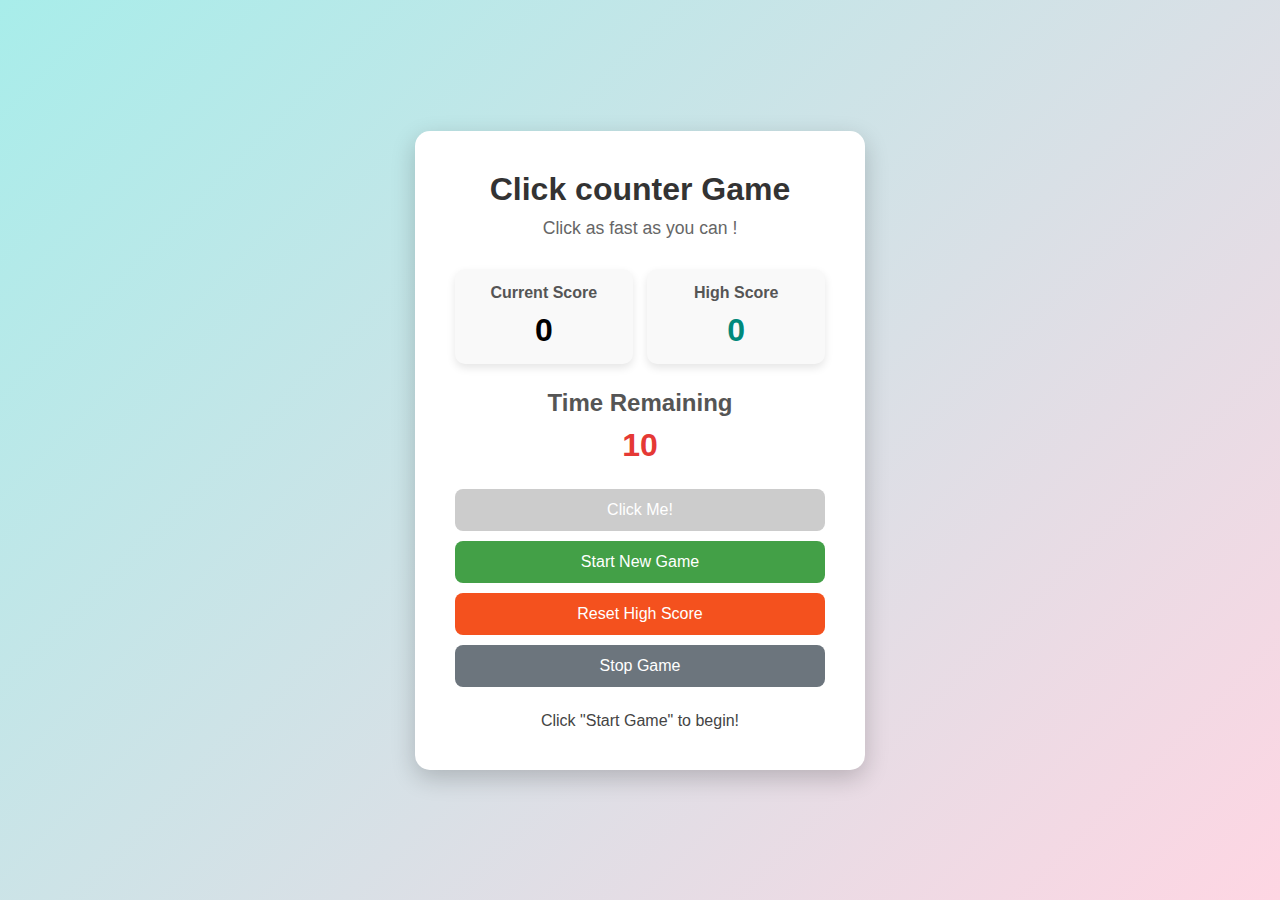
<file: game02/index.html>
<!DOCTYPE html>
<html lang="en">
<head>
    <meta charset="UTF-8">
    <meta name="viewport" content="width=device-width, initial-scale=1.0">
    <title>Document</title>
    <link rel="stylesheet" href="style.css">
</head>
<body>
    <div class="container">
        <h1>Click counter Game</h1>
        <p class="subtitle">Click as fast as you can !</p>
        

        <div class="score-section">
            <div class="score-box">
            <h2>Current Score</h2>
                <div id="currentScore" class="score">0</div>
            </div>
            <div class="score-box">
                <h2>High Score</h2>
                <div id="highScore" class="score">0</div>
            </div>
        </div>

        <!-- timer display -->
        <div class="timer-section">
            <h2>Time Remaining</h2>
            <div id="timer" class="timer">10</div>
        </div>


        <!-- game buttons -->
         <div class="button-section">
            <button id="clickButton" class="click-btn" disabled>
                Click Me!
            </button>
            <button id="startButton" class="start-btn">
                Start Game
            </button>
            <button id="resetButton" class="reset-btn">
                Reset High Score
            </button>
             <button id="stopButton" class="stop-btn">
                 Stop Game
            </button>
             <button id="resumeButton" class="resume-btn">
        Resume Game
    </button>
        </div>
        <!-- Game Status Message -->
        <div id="statusMessage" class="status-message">
            Click "Start Game" to begin!
        </div>
    </div>
    

    <script src="index.js"></script>
</body>
</html>
</file>
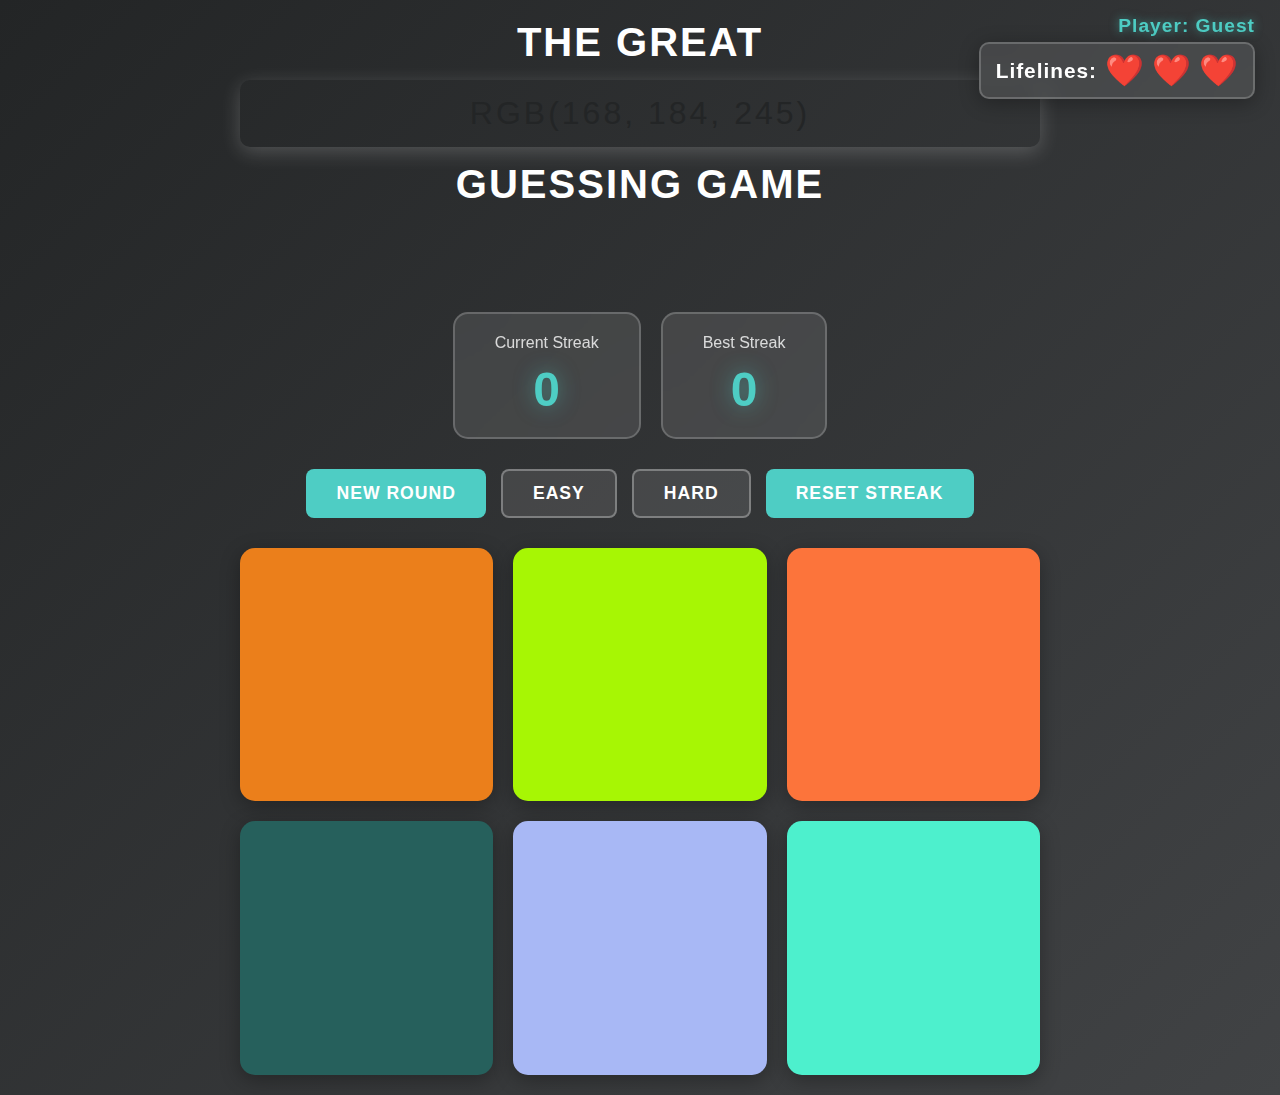
<file: game03/index.html>
<!DOCTYPE html>
<html lang="en">
<head>
    <meta charset="UTF-8">
    <meta name="viewport" content="width=device-width, initial-scale=1.0">
    <title>Color Guessing Game</title>
    <link rel="stylesheet" href="style.css">
</head>
<body>
    <div class="container">
        <header>
            <h1>The Great </h1>
            <h1 id="colorDisplay" class="color-display">RGB Color guessing Game</h1>
            <h1>Guessing Game</h1>
        </header>

        <div id="message" class="message">Pick a color!</div>

        <div class="streak-section">
            <div class="streak-box">
                <h3>Current Streak</h3>
                <div id="currentStreak" class="streak-number">0</div>
            </div>
            <div class="streak-box">
                <h3>Best Streak</h3>
                <div id="bestStreak" class="streak-number">0</div>
            </div>
        </div>


        <div class="controls">
            <button id="newRoundBtn" class="control-btn">New Round</button>
            <button id="easyBtn" class="mode-btn">Easy</button>
            <button id="hardBtn" class="mode-btn Selected">Hard</button>
            <button id="resetStreakBtn" class="control-btn">Reset Streak</button>
        </div>
       

        <div id="colorBoxContainer" class="color-box-container">
            <div class="color-box"></div>
            <div class="color-box"></div>
            <div class="color-box"></div>
            <div class="color-box"></div>
            <div class="color-box"></div>
            <div class="color-box"></div>
        </div>
    </div>
  <!-- Player Info (top-right corner) -->
<div class="playerInfo">
  <div class="playerName" id="playerName"></div>
  <div class="lifelineContainer">
    <span>Lifelines:</span>
    <span class="lifeline">❤️</span>
    <span class="lifeline">❤️</span>
    <span class="lifeline">❤️</span>
  </div>
</div>

    <script src="index.js"></script>
</body>
</html>
</file>
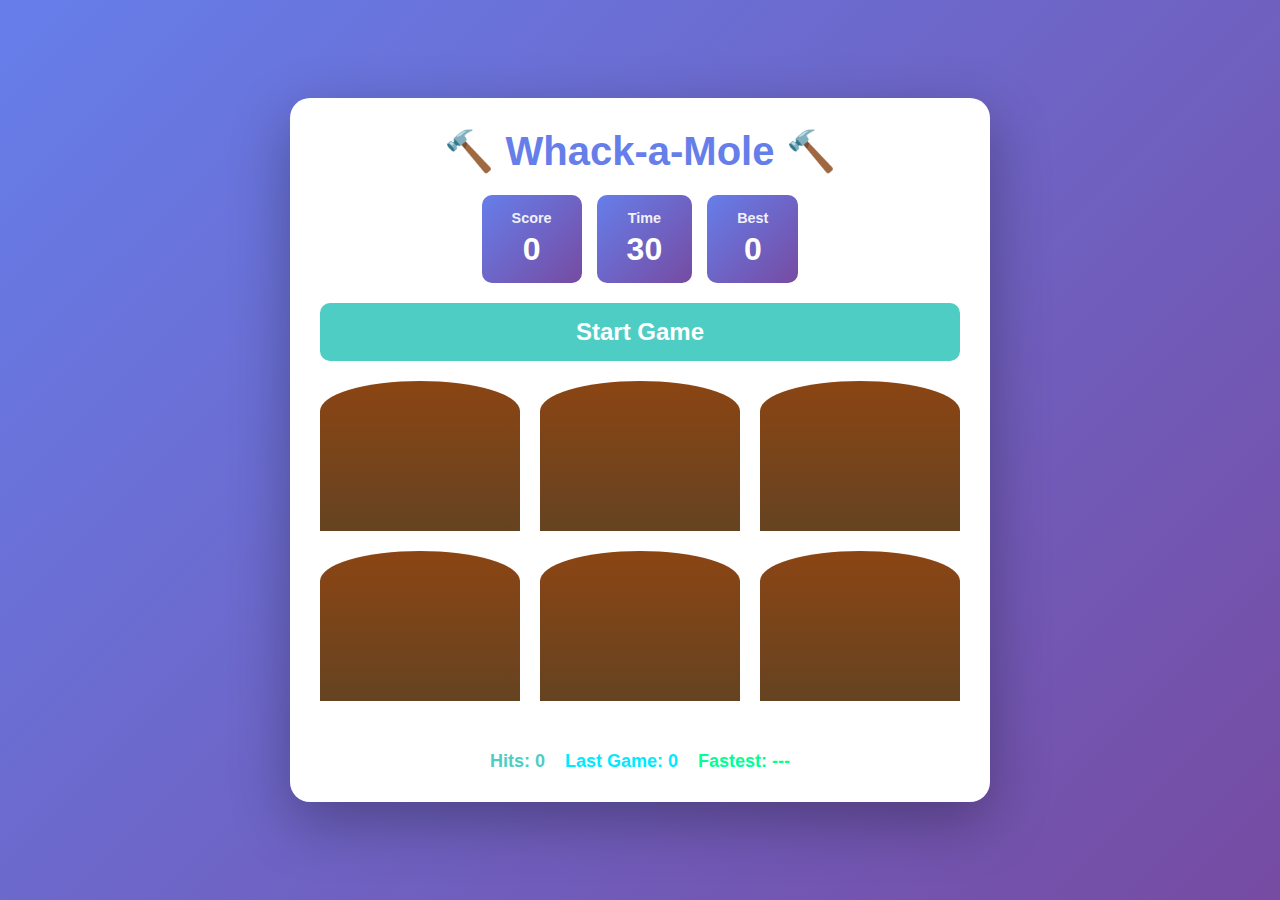
<file: game04/index.html>
<!DOCTYPE html>
<html lang="en">
<head>
    <meta charset="UTF-8">
    <meta name="viewport" content="width=device-width, initial-scale=1.0">
    <title>Whack-a-Mole Game</title>
    <link rel="stylesheet" href="style.css">
</head>
<body>
    <div class="container">
        <h1>🔨 Whack-a-Mole 🔨</h1>
        
        <div class="scoreboard">
            <div class="score-box">
                <h3>Score</h3>
                <div id="score">0</div>
            </div>
            <div class="score-box">
                <h3>Time</h3>
                <div id="timeLeft">30</div>
            </div>
            <div class="score-box">
                <h3>Best</h3>
                <div id="maxScore">0</div>
            </div>
        </div>
        
        <button id="startBtn" class="start-btn">Start Game</button>
        
        <div class="game-board">
            <div class="hole" id="hole1">
                <div class="mole"></div>
            </div>
            <div class="hole" id="hole2">
                <div class="mole"></div>
            </div>
            <div class="hole" id="hole3">
                <div class="mole"></div>
            </div>
            <div class="hole" id="hole4">
                <div class="mole"></div>
            </div>
            <div class="hole" id="hole5">
                <div class="mole"></div>
            </div>
            <div class="hole" id="hole6">
                <div class="mole"></div>
            </div>
        </div>
    </div>
    
    <script src="index.js"></script>
</body>
</html>
</file>
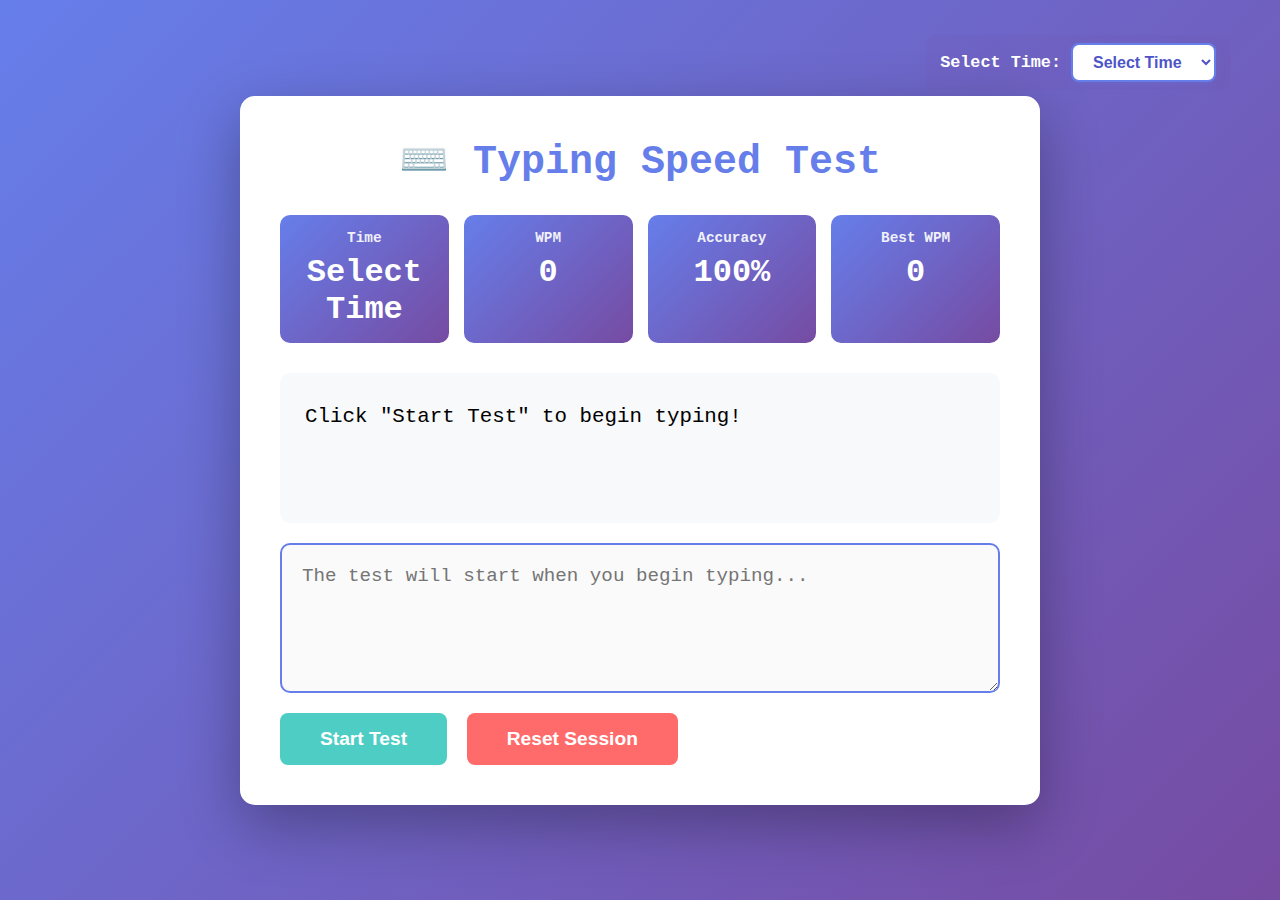
<file: game05/index.html>
<!DOCTYPE html>
<html lang="en">
<head>
    <meta charset="UTF-8">
    <meta name="viewport" content="width=device-width, initial-scale=1.0">
    <title>Typing Speed Test</title>
    <link rel="stylesheet" href="style.css">
</head>
<body>
    <div class="container">
        <h1>⌨️ Typing Speed Test</h1>
        
        <div class="stats-bar">
            <div class="stat-box">
                <h3>Time</h3>
                <div id="timer">60</div>
            </div>
            <div class="stat-box">
                <h3>WPM</h3>
                <div id="wpm">0</div>
            </div>
            <div class="stat-box">
                <h3>Accuracy</h3>
                <div id="accuracy">100%</div>
            </div>
            <div class="stat-box">
                <h3>Best WPM</h3>
                <div id="bestWPM">0</div>
            </div>
        </div>
        
        <div class="text-display" id="textDisplay">
            Click "Start Test" to begin typing!
        </div>
        
        <textarea 
            id="typingArea" 
            placeholder="The test will start when you begin typing..."
            disabled
        ></textarea>
        
        <button id="startBtn" class="start-btn">Start Test</button>
        <button id="resetBtn" class="reset-btn">Reset Session</button>
    </div>
    <div class="time-selector">
    <label for="timeSelect">Select Time:</label>
        <select id="timeSelect">
            <option value="" selected disabled hidden>Select Time</option>
            <option value="15">15 sec</option>
            <option value="30">30 sec</option>
            <option value="45">45 sec</option>
            <option value="60">60 sec</option>
        </select>
    </div>


    
    <script src="script.js"></script>
</body>
</html>
</file>
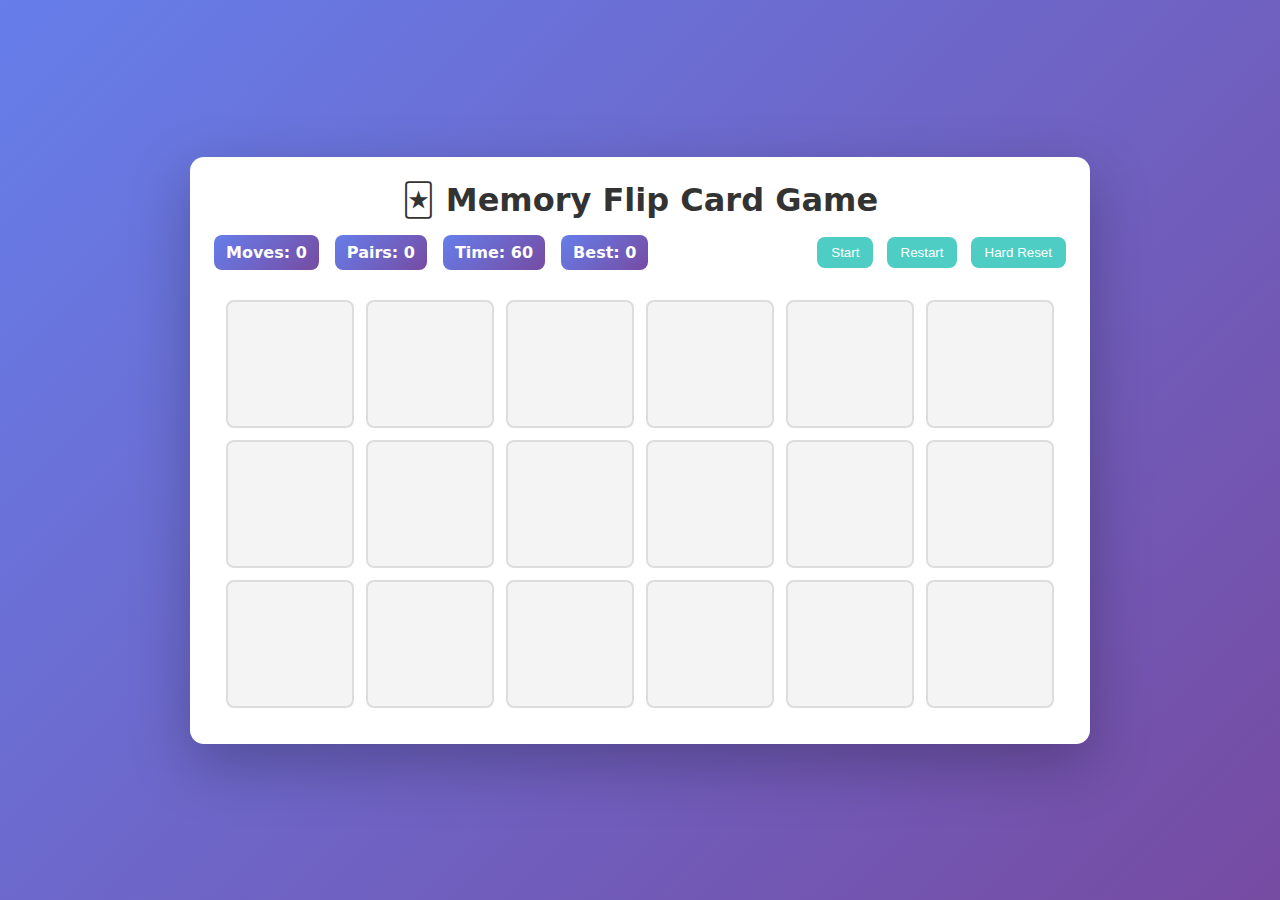
<file: game06/index.html>
<!DOCTYPE html>
<html lang="en">
<head>
    <meta charset="utf-8" />
    <meta name="viewport" content="width=device-width,initial-scale=1" />
    <title>Memory Flip Card Game</title>
    <link rel="stylesheet" href="style.css" />
</head>
<body>
    <div class="container">
        <h1>🃏 Memory Flip Card Game</h1>

        <div class="controls">
            <div class="scoreboard">
                <div>Moves: <span id="moves">0</span></div>
                <div>Pairs: <span id="pairs">0</span></div>
                <div>Time: <span id="timeLeft"></span></div>
                <div id="bestBadge">Best: <span id="bestScore">-</span></div>
            </div>

            <div class="buttons">
                <button id="startBtn">Start</button>
                <button id="restartBtn">Restart</button>
                <button id="resetBtn">Hard Reset</button>
            </div>
        </div>

        <div class="board" id="board"></div>

        <div id="countdownOverlay" class="overlay"></div>
    </div>

    <script src="script.js"></script>
</body>
</html>
</file>
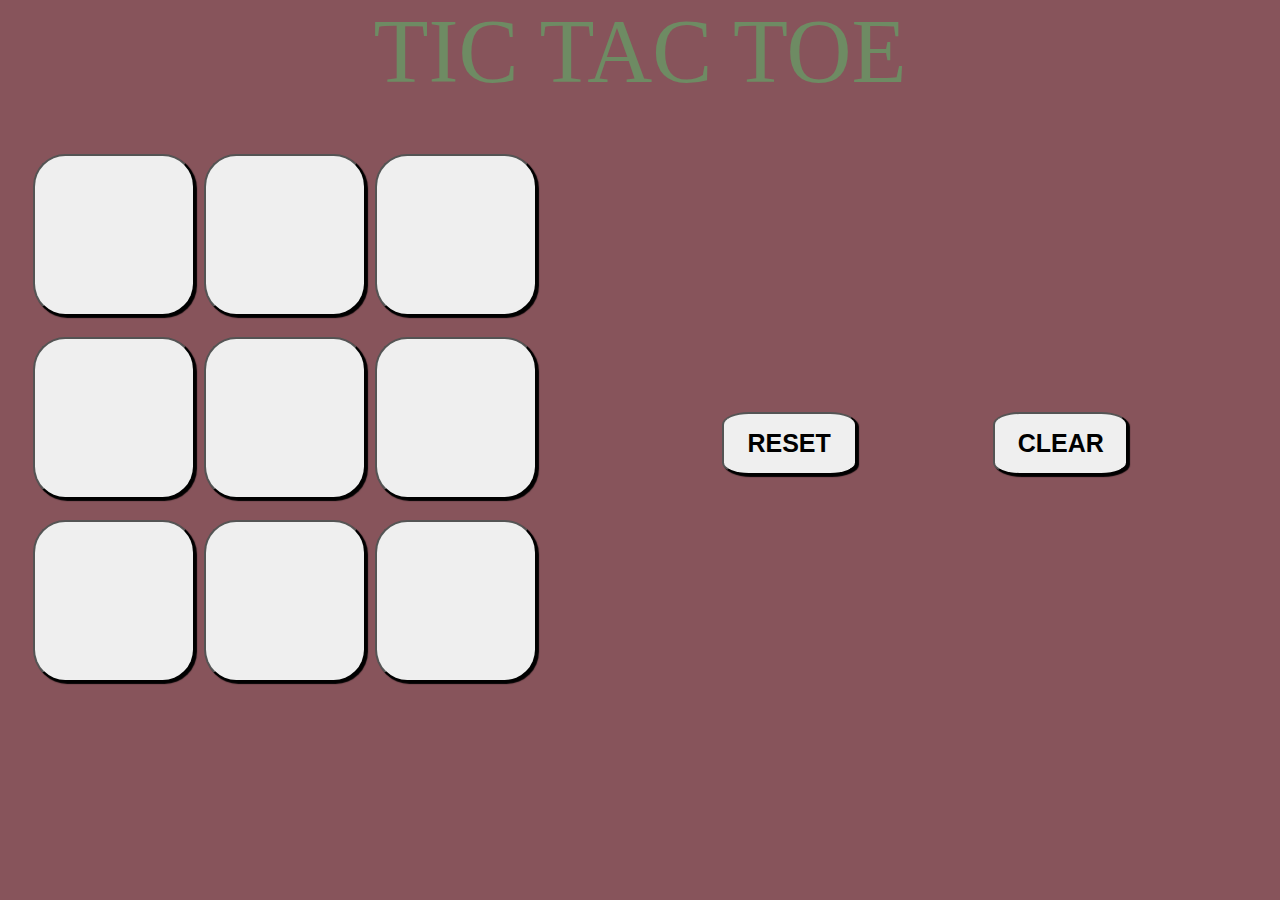
<file: Tic-tac-toe/index.html>
<!DOCTYPE html>
<html lang="en">
<head>
    <meta charset="UTF-8">
    <meta name="viewport" content="width=device-width, initial-scale=1.0">
    <title>Game</title>
    <link rel="stylesheet" href="./style.css">
</head>
<body>
    <P>TIC TAC TOE</P>
    <div class="container">
        <div class="game">
            <button type="button" class="box"></button>
            <button type="button" class="box"></button>
            <button type="button" class="box"></button>
            <button type="button" class="box"></button>
            <button type="button" class="box"></button>
            <button type="button" class="box"></button>
            <button type="button" class="box"></button>
            <button type="button" class="box"></button>
            <button type="button" class="box"></button>
         </div>
         <div class="bt">
            <button type="button" class="RESET-CLEAR">RESET</button>
            <button type="button" class="RESET-CLEAR">CLEAR</button>
        </div>
    </div>
    <script src="./index.js"></script>
</body>
</html>
</file>
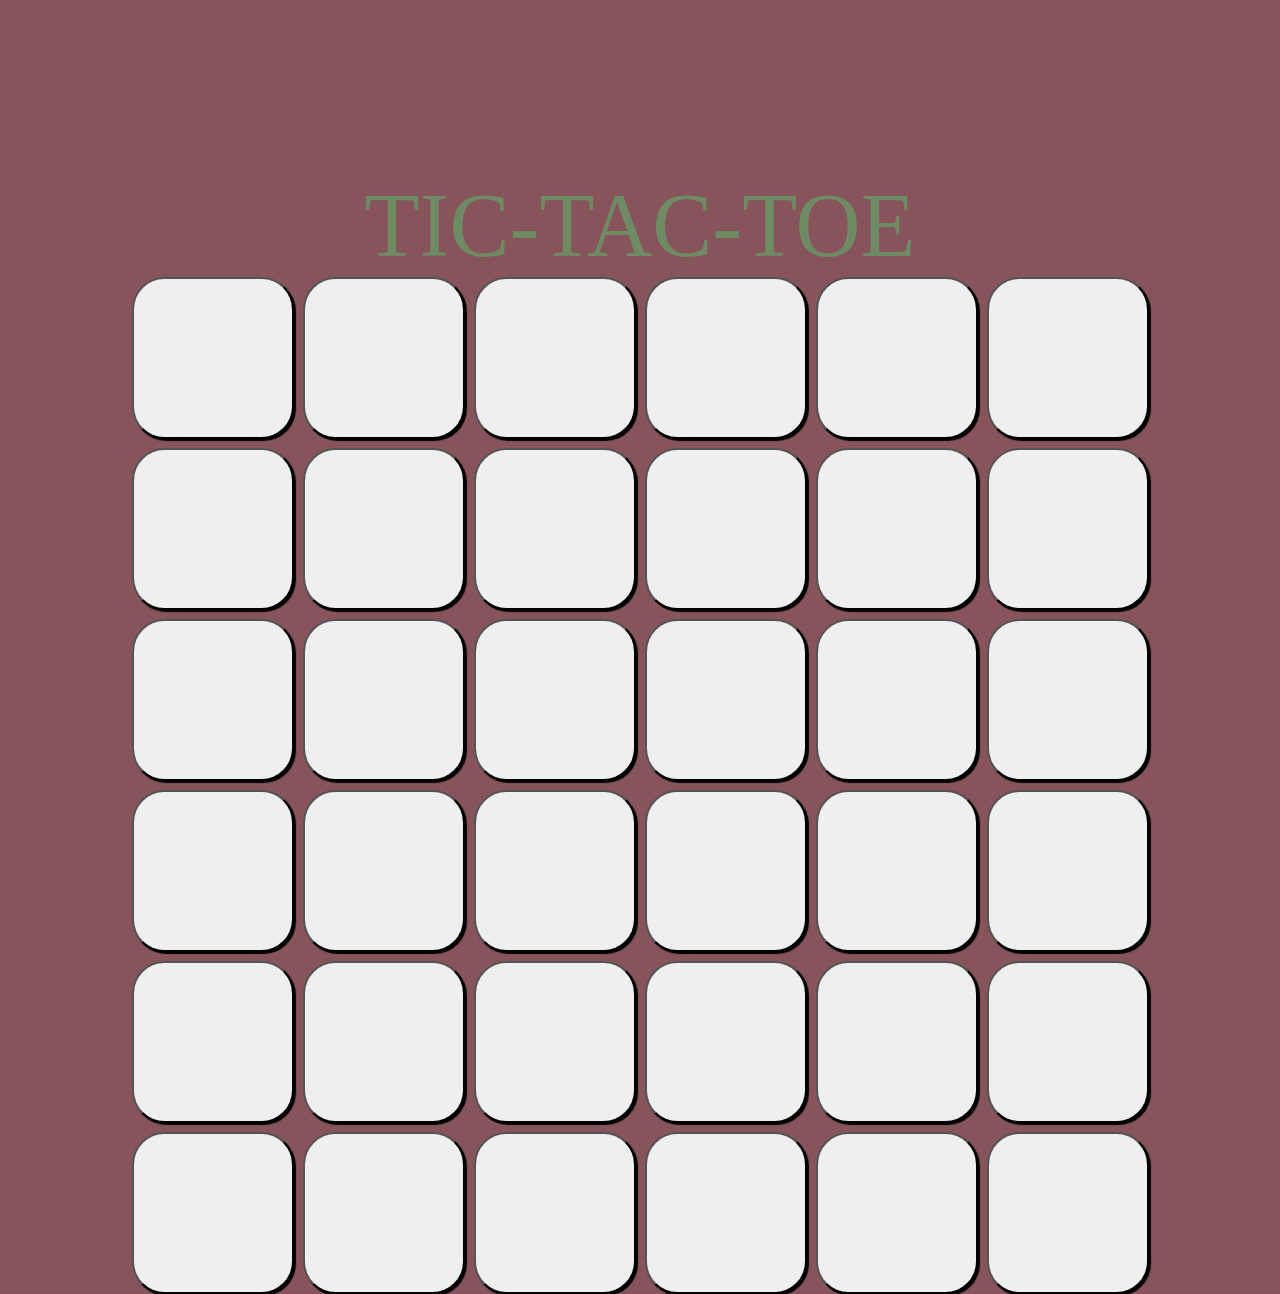
<file: Tic-tac-toe2/index.html>
<!DOCTYPE html>
<html lang="en">
<head>
    <meta charset="UTF-8">
    <meta name="viewport" content="width=device-width, initial-scale=1.0">
    <title>Document</title>
    <link rel="stylesheet" href="">
    <link rel="stylesheet" href="./style.css">
</head>
<body>
    <div class="container">
        <p>TIC-TAC-TOE</p>
        <div class="game">
    <button class="box"></button>
    <button class="box"></button>
    <button class="box"></button>
    <button class="box"></button>
    <button class="box"></button>
    <button class="box"></button>
    <button class="box"></button>
    <button class="box"></button>
    <button class="box"></button>
    <button class="box"></button>
    <button class="box"></button>
    <button class="box"></button>
    <button class="box"></button>
    <button class="box"></button>
    <button class="box"></button>
    <button class="box"></button>
   <button class="box"></button>
    <button class="box"></button>
    <button class="box"></button>
    <button class="box"></button>
    <button class="box"></button>
    <button class="box"></button>
    <button class="box"></button>
    <button class="box"></button>
   <button class="box"></button>
    <button class="box"></button>
    <button class="box"></button>
    <button class="box"></button>
    <button class="box"></button>
    <button class="box"></button>
    <button class="box"></button>
    <button class="box"></button>
   <button class="box"></button>
    <button class="box"></button>
    <button class="box"></button>
    <button class="box"></button>
  
   
   
   
        </div>
        

    </div>
    <script src="./first.js"></script>
</body>
</html>
</file>
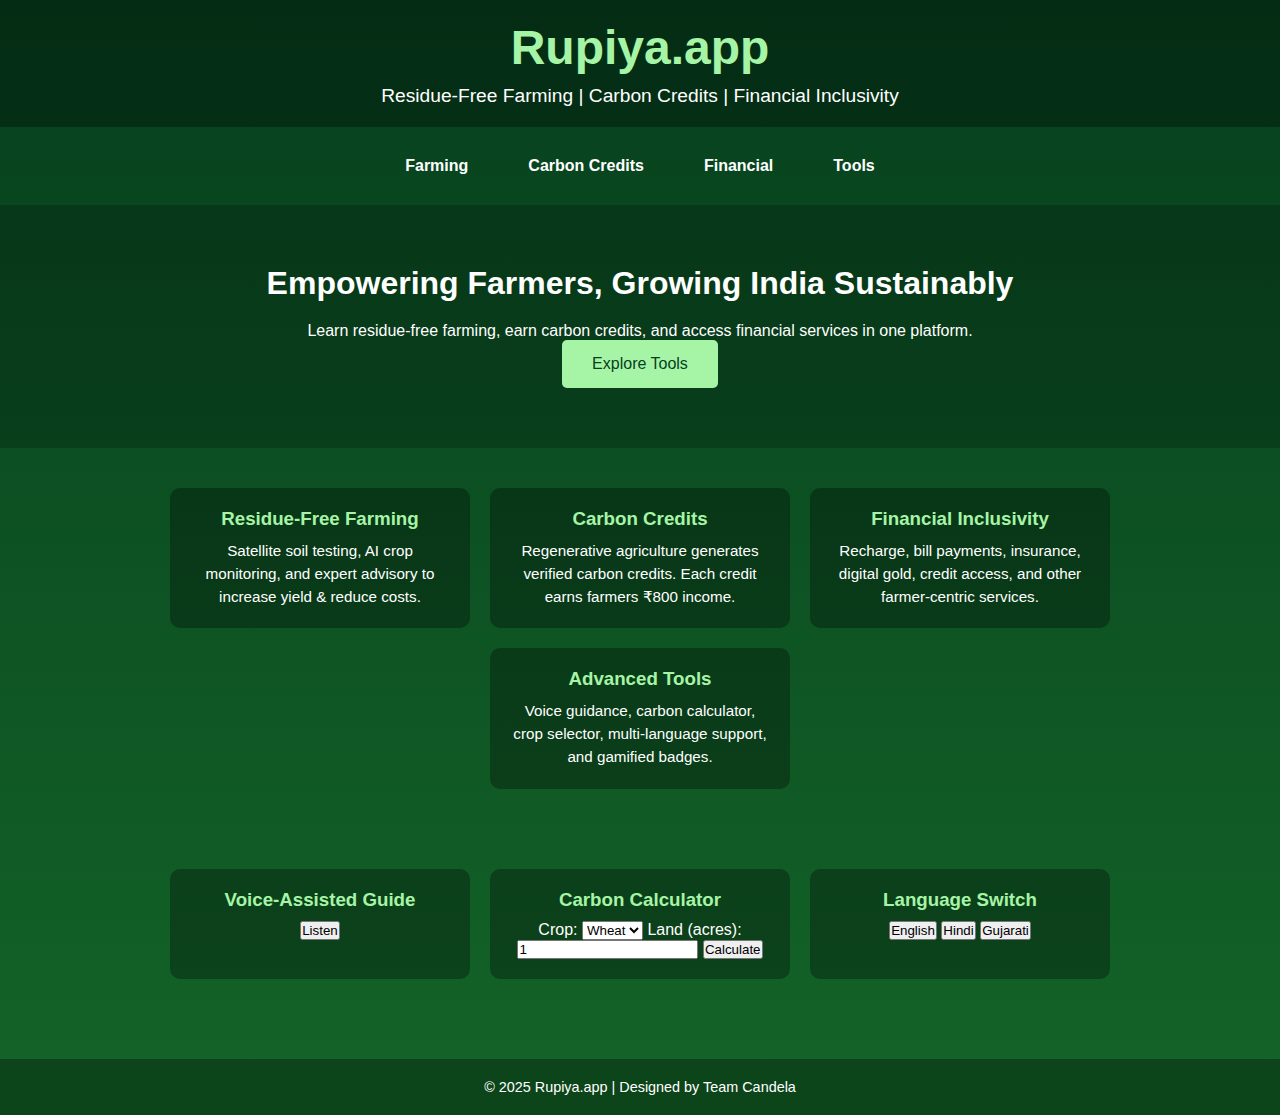
<file: Tic-tac-toe/ind1ex.html>
<!-- <!DOCTYPE html>
<html lang="en">
<head>
    <meta charset="UTF-8">
    <meta name="viewport" content="width=device-width, initial-scale=1.0">
    <title>Document</title>

    <style>
        html, body {
            height: 100%;
            width: 100%;
            margin: 0;
            padding: 0;
            overflow: hidden; /* Removes scrollbars */
        }

        #fullscreen-wrapper {
            width: 100vw;
            height: 100vh;
            margin: 0;
            padding: 0;
            display: block;
            position: relative;
        }

        iframe {
            width: 100%;
            height: 100%;
            border: none;
        }
    </style>
</head>
<body>

    <div id="fullscreen-wrapper">
        <iframe 
            allow="clipboard-write; autoplay; fullscreen"
            allowfullscreen="true"
            src="https://app.presentations.ai/view/6RxMF21KR3"
            scrolling="no">
        </iframe>
    </div>

</body>
</html> -->

<!DOCTYPE html>
<html lang="en">
<head>
<meta charset="UTF-8">
<meta name="viewport" content="width=device-width, initial-scale=1.0">
<title>Rupiya.app – Residue-Free Farming & Carbon Credits</title>
<style>
    /* General Reset */
    * { margin:0; padding:0; box-sizing:border-box; font-family: Arial, sans-serif; }

    body {
        background: linear-gradient(to bottom, #06401e, #146428);
        color:white;
    }

    /* Header */
    header {
        padding:20px;
        text-align:center;
        background: rgba(0,0,0,0.3);
    }

    header h1 {
        font-size:3rem;
        margin-bottom:10px;
        color:#a6f5a6;
    }

    header p {
        font-size:1.2rem;
    }

    /* Navigation */
    nav {
        display:flex;
        justify-content:center;
        gap:20px;
        margin:20px 0;
    }

    nav a {
        color:white;
        text-decoration:none;
        font-weight:bold;
        padding:10px 20px;
        border-radius:5px;
        transition:0.3s;
    }

    nav a:hover {
        background: #a6f5a6;
        color:#06401e;
    }

    /* Hero Section */
    .hero {
        text-align:center;
        padding:60px 20px;
        background: rgba(0,0,0,0.2);
    }

    .hero h2 {
        font-size:2rem;
        margin-bottom:20px;
    }

    .hero button {
        padding:15px 30px;
        font-size:1rem;
        background:#a6f5a6;
        color:#06401e;
        border:none;
        border-radius:5px;
        cursor:pointer;
        transition:0.3s;
    }

    .hero button:hover { background:#64d164; }

    /* Features Section */
    section.features {
        display:flex;
        flex-wrap:wrap;
        justify-content:center;
        gap:20px;
        padding:40px 20px;
    }

    .card {
        background: rgba(0,0,0,0.3);
        padding:20px;
        border-radius:10px;
        width:300px;
        text-align:center;
        transition:0.3s;
    }

    .card:hover { background: rgba(166,245,166,0.2); color:#06401e; }

    .card h3 { margin-bottom:10px; color:#a6f5a6; }

    .card p { font-size:0.95rem; line-height:1.5; }

    /* Footer */
    footer {
        text-align:center;
        padding:20px;
        background: rgba(0,0,0,0.3);
        margin-top:40px;
        font-size:0.9rem;
    }
</style>
</head>
<body>

<header>
    <h1>Rupiya.app</h1>
    <p>Residue-Free Farming | Carbon Credits | Financial Inclusivity</p>
</header>

<nav>
    <a href="#farming">Farming</a>
    <a href="#carbon">Carbon Credits</a>
    <a href="#financial">Financial</a>
    <a href="#tools">Tools</a>
</nav>

<section class="hero">
    <h2>Empowering Farmers, Growing India Sustainably</h2>
    <p>Learn residue-free farming, earn carbon credits, and access financial services in one platform.</p>
    <button onclick="document.querySelector('#tools').scrollIntoView({behavior:'smooth'})">Explore Tools</button>
</section>

<section class="features">
    <div class="card">
        <h3>Residue-Free Farming</h3>
        <p>Satellite soil testing, AI crop monitoring, and expert advisory to increase yield & reduce costs.</p>
    </div>
    <div class="card">
        <h3>Carbon Credits</h3>
        <p>Regenerative agriculture generates verified carbon credits. Each credit earns farmers ₹800 income.</p>
    </div>
    <div class="card">
        <h3>Financial Inclusivity</h3>
        <p>Recharge, bill payments, insurance, digital gold, credit access, and other farmer-centric services.</p>
    </div>
    <div class="card">
        <h3>Advanced Tools</h3>
        <p>Voice guidance, carbon calculator, crop selector, multi-language support, and gamified badges.</p>
    </div>
</section>

<section id="tools" class="features">
    <div class="card">
        <h3>Voice-Assisted Guide</h3>
        <button onclick="speakText('Follow these steps to start residue-free farming.')">Listen</button>
    </div>
    <div class="card">
        <h3>Carbon Calculator</h3>
        <label>Crop: <select id="crop"><option>Wheat</option><option>Rice</option></select></label>
        <label>Land (acres): <input type="number" id="land" value="1"></label>
        <button onclick="calcCarbon()">Calculate</button>
        <p id="carbonResult"></p>
    </div>
    <div class="card">
        <h3>Language Switch</h3>
        <button onclick="setLanguage('en')">English</button>
        <button onclick="setLanguage('hi')">Hindi</button>
        <button onclick="setLanguage('gu')">Gujarati</button>
    </div>
</section>

<footer>
    &copy; 2025 Rupiya.app | Designed by Team Candela
</footer>

<script>
    // Voice Guidance
    function speakText(text){
        const msg = new SpeechSynthesisUtterance(text);
        msg.lang = 'en-US';
        window.speechSynthesis.speak(msg);
    }

    // Carbon Calculator
    function calcCarbon(){
        const land = parseFloat(document.getElementById('land').value);
        const income = land * 800;
        document.getElementById('carbonResult').innerText = `Estimated Carbon Income: ₹${income}`;
    }

    // Language Switch (Simple)
    const dict = {
        hi: { 'Residue-Free Farming':'अवशिष्ट-मुक्त खेती','Carbon Credits':'कार्बन क्रेडिट','Financial Inclusivity':'वित्तीय समावेशन'},
        gu: { 'Residue-Free Farming':'અવશેષ મુક્ત ખેતી','Carbon Credits':'કાર્બન ક્રેડિટ','Financial Inclusivity':'નાણાકીય સમાવેશ'}
    }
    function setLanguage(lang){
        if(lang==='en') location.reload();
        else {
            document.querySelectorAll('.card h3').forEach(h=>{
                if(dict[lang][h.innerText]) h.innerText = dict[lang][h.innerText];
            });
        }
    }
</script>

</body>
</html>
</file>
<file: game02/style.css>
* {
    box-sizing: border-box;
    margin: 0;
    padding: 0;
    font-family: 'Poppins', sans-serif;
}
body {
    background: linear-gradient(135deg, #a8edea, #fed6e3);
    height: 100vh;
    display: flex;
    justify-content: center;
    align-items: center;
}

.container {
    background: white;
    border-radius: 15px;
    padding: 40px;
    width: 90%;
    max-width: 450px;
    text-align: center;
    box-shadow: 0 8px 25px rgba(0, 0, 0, 0.2);
}

h1 {
    color: #333;
    font-size: 2em;
    margin-bottom: 10px;
}

.subtitle {
    color: #666;
    font-size: 1.1em;
    margin-bottom: 30px;
}

.score-section {
    display: flex;
    justify-content: space-between;
    margin-bottom: 25px;
}

.score-box {
    width: 48%;
    background: #f9f9f9;
    border-radius: 10px;
    padding: 15px;
    box-shadow: 0 4px 8px rgba(0,0,0,0.1);
}

.score-box h2 {
    font-size: 1em;
    color: #555;
    margin-bottom: 10px;
}

.score {
    font-size: 2em;
    font-weight: bold;
    color: #00897b;
}

.timer-section {
    margin-bottom: 25px;
}

.timer-section h2 {
    color: #555;
    margin-bottom: 10px;
}

.timer {
    font-size: 2em;
    font-weight: bold;
    color: #e53935;
}

.button-section {
    display: flex;
    flex-direction: column;
    gap: 10px;
    margin-bottom: 25px;
}

button {
    border: none;
    border-radius: 8px;
    padding: 12px 15px;
    font-size: 1em;
    cursor: pointer;
    transition: transform 0.2s ease, background 0.3s ease;
}

.start-btn {
    background: #43a047;
    color: white;
}

.click-btn {
    background: #1e88e5;
    color: white;
}

.reset-btn {
    background: #f4511e;
    color: white;
}

button:hover:not(:disabled) {
    transform: scale(1.05);
    opacity: 0.9;
}

button:disabled {
    background: #ccc;
    cursor: not-allowed;
}

.status-message {
    font-size: 1em;
    color: #444;
    margin-top: 10px;
}
.stop-btn {
    background: #6c757d;
    color: white;
}

.stop-btn:hover:not(:disabled) {
    transform: scale(1.05);
    opacity: 0.9;
    background: #5a6268;
}
</file>
<file: game04/style.css>
* {
    margin: 0;
    padding: 0;
    box-sizing: border-box;
}

body {
    font-family: 'Arial', sans-serif;
    background: linear-gradient(135deg, #667eea 0%, #764ba2 100%);
    min-height: 100vh;
    display: flex;
    justify-content: center;
    align-items: center;
    padding: 20px;
}

.container {
    background: white;
    border-radius: 20px;
    padding: 30px;
    box-shadow: 0 20px 60px rgba(0, 0, 0, 0.3);
    max-width: 700px;
    width: 100%;
}

h1 {
    text-align: center;
    color: #667eea;
    font-size: 2.5em;
    margin-bottom: 20px;
}

.scoreboard {
    display: flex;
    gap: 15px;
    justify-content: center;
    margin-bottom: 20px;
}

.score-box {
    background: linear-gradient(135deg, #667eea 0%, #764ba2 100%);
    color: white;
    padding: 15px 30px;
    border-radius: 10px;
    text-align: center;
}

.score-box h3 {
    font-size: 0.9em;
    margin-bottom: 5px;
    opacity: 0.9;
}

.score-box div {
    font-size: 2em;
    font-weight: bold;
}

.start-btn {
    display: block;
    width: 100%;
    padding: 15px;
    font-size: 1.5em;
    font-weight: bold;
    background: #4ECDC4;
    color: white;
    border: none;
    border-radius: 10px;
    cursor: pointer;
    margin-bottom: 20px;
    transition: all 0.3s;
}

.start-btn:hover {
    background: #45b8b0;
    transform: translateY(-2px);
}

.start-btn:disabled {
    background: #ccc;
    cursor: not-allowed;
}

.game-board {
    display: grid;
    grid-template-columns: repeat(3, 1fr);
    gap: 20px;
}

.hole {
    width: 100%;
    height: 150px;
    background: linear-gradient(to bottom, #8B4513 0%, #654321 100%);
    border-radius: 50% 50% 0 0 / 20% 20% 0 0;
    position: relative;
    overflow: hidden;
    cursor: pointer;
}

.mole {
    width: 80%;
    height: 80%;
    background: #8B4513;
    border-radius: 50%;
    position: absolute;
    bottom: -100%;
    left: 50%;
    transform: translateX(-50%);
    transition: bottom 0.2s;
}

.mole::before {
    content: '🐹';
    font-size: 3em;
    position: absolute;
    top: 50%;
    left: 50%;
    transform: translate(-50%, -50%);
}

.mole.up {
    bottom: 20%;
}

.mole.bonked {
    bottom: -100%;
}

/* Stats area (Hits, Last Game, Fastest) */
.stats {
    margin-top: 10px;
    text-align: center;
    font-size: 1.1em;
    color: #4ECDC4;
    display: flex;
    justify-content: center;
    gap: 20px;
    flex-wrap: wrap;
}

/* Individual stat box */
.stats span {
    font-weight: bold;
}

@media (max-width: 600px) {
    .game-board {
        grid-template-columns: repeat(2, 1fr);
    }
    
    .hole {
        height: 120px;
    }
}
</file>
<file: game05/style.css>
* {
        margin: 0;
        padding: 0;
        box-sizing: border-box;
    }

    body {
        font-family: 'Courier New', monospace;
        background: linear-gradient(135deg, #667eea 0%, #764ba2 100%);
        min-height: 100vh;
        display: flex;
        justify-content: center;
        align-items: center;
        padding: 20px;
    }

    .container {
        background: white;
        border-radius: 15px;
        padding: 40px;
        max-width: 800px;
        width: 100%;
        box-shadow: 0 20px 60px rgba(0, 0, 0, 0.3);
    }

    h1 {
        text-align: center;
        color: #667eea;
        margin-bottom: 30px;
        font-size: 2.5em;
    }

    .stats-bar {
        display: grid;
        grid-template-columns: repeat(4, 1fr);
        gap: 15px;
        margin-bottom: 30px;
    }

    .stat-box {
        background: linear-gradient(135deg, #667eea 0%, #764ba2 100%);
        color: white;
        padding: 15px;
        border-radius: 10px;
        text-align: center;
    }

    .stat-box h3 {
        font-size: 0.9em;
        margin-bottom: 8px;
        opacity: 0.9;
    }

    .stat-box div {
        font-size: 2em;
        font-weight: bold;
    }

    .text-display {
        background: #f8f9fa;
        padding: 25px;
        border-radius: 10px;
        cursor: not-allowed;
        font-size: 1.3em;
        line-height: 1.8;
        margin-bottom: 20px;
        min-height: 150px;
    }

    .text-display .correct {
        color: green;
    }

    .text-display .incorrect {
        color: red;
        background: #ffcccc;
    }

    .text-display .current {
        background: #667eea;
        color: white;
    }

    #typingArea {
        width: 100%;
        padding: 20px;
        font-size: 1.2em;
        border: 2px solid #667eea;
        border-radius: 10px;
        resize: vertical;
        min-height: 150px;
        font-family: 'Courier New', monospace;
        margin-bottom: 15px;
    }

    #typingArea:focus {
        outline: none;
        border-color: #764ba2;
        box-shadow: 0 0 10px rgba(102, 126, 234, 0.3);
    }

    .start-btn, .reset-btn {
        padding: 15px 40px;
        font-size: 1.2em;
        font-weight: bold;
        border: none;
        border-radius: 8px;
        cursor: pointer;
        transition: all 0.3s;
        margin-right: 10px;
    }

    .start-btn {
        background: #4ECDC4;
        color: white;
    }

    .start-btn:hover {
        background: #45b8b0;
        transform: translateY(-2px);
    }

    .start-btn:disabled {
        background: #ccc;
        cursor: not-allowed;
    }

    .reset-btn {
        background: #ff6b6b;
        color: white;
    }

    .reset-btn:hover {
        background: #ee5a5a;
    }
    /* === Time Selector inside container (visible & themed) === */
.time-selector {
    position: absolute;
    top: 35px;
    right: 50px;
    display: flex;
    align-items: center;
    gap: 10px;
    background: rgba(118, 75, 162, 0.1);
    padding: 8px 14px;
    border-radius: 10px;
}

.time-selector label {
    font-weight: bold;
    color: #ffffff; 
    font-size: 1.05em;
}

#timeSelect {
    padding: 8px 16px;
    border-radius: 8px;
    border: 2px solid #667eea;
    background: white;
    color: #4E54C8;
    font-weight: bold;
    font-size: 1em;
    cursor: pointer;
    transition: all 0.3s ease;
    box-shadow: 0 3px 10px rgba(102, 126, 234, 0.2);
}

#timeSelect:hover {
    background: #667eea;
    color: white;
    transform: translateY(-2px);
}

#timeSelect:focus {
    outline: none;
    border-color: #764ba2;
    box-shadow: 0 0 8px rgba(118, 75, 162, 0.5);
}


/* #textDisplay {
    user-select: none;
    -webkit-user-select: none;
    -moz-user-select: none;
    -ms-user-select: none;
}

#typingArea {
    user-select: none;
}

body.game-active {
    cursor: none;
} */


    @media (max-width: 768px) {
        .stats-bar {
            grid-template-columns: repeat(2, 1fr);
        }
        
        h1 {
            font-size: 2em;
        }
    }
</file>
<file: game06/style.css>
* {
    box-sizing: border-box;
    margin: 0;
    padding: 0
}

body {
    font-family: Inter, system-ui, Segoe UI, Arial;
    background: linear-gradient(135deg, #667eea 0%, #764ba2 100%);
    min-height: 100vh;
    display: flex;
    align-items: center;
    justify-content: center;
    padding: 20px
}

.container {
    background: #fff;
    border-radius: 14px;
    padding: 24px;
    width: 100%;
    max-width: 900px;
    box-shadow: 0 20px 60px rgba(0, 0, 0, .25)
}

h1 {
    color: #333;
    text-align: center;
    margin-bottom: 16px
}

.controls {
    display: flex;
    justify-content: space-between;
    align-items: center;
    margin-bottom: 18px
}

.scoreboard {
    display: flex;
    gap: 16px;
    align-items: center
}

.scoreboard div {
    background: linear-gradient(135deg, #667eea, #764ba2);
    color: #fff;
    padding: 8px 12px;
    border-radius: 8px;
    font-weight: 600
}

.buttons button {
    margin-left: 8px;
    padding: 8px 14px;
    border-radius: 8px;
    border: none;
    background: #4ECDC4;
    color: #fff;
    cursor: pointer
}

.board {
    display: grid;
    grid-template-columns: repeat(6, 1fr);
    gap: 12px;
    padding: 12px
}

.card {
    position: relative;
    padding-top: 100%;
    cursor: pointer;
    perspective: 800px
}

.card .inner {
    position: absolute;
    inset: 0;
    transition: transform .5s;
    transform-style: preserve-3d
}

.card.flipped .inner {
    transform: rotateY(180deg)
}

.card .front,
.card .back {
    position: absolute;
    inset: 0;
    border-radius: 8px;
    display: flex;
    align-items: center;
    justify-content: center;
    backface-visibility: hidden;
    font-size: 1.2rem
}

.card .front {
    background: #f4f4f4;
    border: 2px solid #ddd
}

.card .back {
    background: #667eea;
    color: #fff;
    transform: rotateY(180deg)
}

.card.matched .inner {
    box-shadow: 0 8px 20px rgba(78, 205, 196, .25);
    outline: 4px solid rgba(78, 205, 196, .12)
}

.card.mismatch {
    animation: shake .4s
}

.overlay {
    position: fixed;
    left: 50%;
    top: 50%;
    transform: translate(-50%, -50%);
    padding: 20px 28px;
    border-radius: 10px;
    background: rgba(0, 0, 0, .65);
    color: #fff;
    font-size: 36px;
    display: none
}

.overlay.visible {
    display: block
}

@keyframes shake {
    0% {
        transform: translateX(0)
    }

    25% {
        transform: translateX(-6px)
    }

    50% {
        transform: translateX(6px)
    }

    75% {
        transform: translateX(-4px)
    }

    100% {
        transform: translateX(0)
    }
}

@media(max-width:800px) {
    .board {
        grid-template-columns: repeat(4, 1fr)
    }
}

@media(max-width:480px) {
    .board {
        grid-template-columns: repeat(3, 1fr)
    }
}
</file>
<file: Tic-tac-toe/style.css>
*{
    padding: 0;
    margin: 0;
}
body{
    text-align: center;
    background-color: #87545b;
}
p{
    color: rgb(110, 139, 99);
}
.container{
    height: 70vh;
    display: flex;
    justify-content: center;
    flex-wrap: wrap;
    align-items: center;
    flex-direction: column;


}
.game{
    height: 60vmin;
    width: 60vmin;
    display: flex;
    justify-content: center;
    flex-wrap: wrap;
    align-items: center;
    gap: 1vmin;
    border-radius: 6%;
}
.box{
    height: 18vmin;
    width: 18vmin;
    border-radius: 20%;
    box-shadow: 2px 2px 1px;
    font-size: xx-large;
    font-weight: bolder;
}
.RESET-CLEAR{
    display:flex ;
    justify-content: space-evenly;
    width: 15vh;
    height: 7vh;
    align-items: center;
    font-weight: bolder;
    font-size: 25px;
    border-radius: 20%;
    box-shadow: 2px 2px 1px;
    margin-top: 50px;
    
}
.button{
    width: 80px;
    border-radius: 10px;
}
P{
    font-size:10vh;
}
.bt{
    
    display: flex;
    width: 680px;
    justify-content: space-evenly;

}
</file>
<file: Tic-tac-toe2/style.css>
*{
    padding: 0;
    margin: 0;
}
body{
    text-align: center;
    background-color: #87545b;
}
p{
    color: rgb(110, 139, 99);
}
.container{
    height: 100vh;
    display: flex;
    justify-content: center;
    flex-wrap: wrap;
    align-items: center;
    flex-direction: column;


}
.game{
    height: 50vh;
    width: 130vh;
    display: flex;
    justify-content: center;
    flex-wrap: wrap;
    align-items: center;
    gap: 1vmin;
    border-radius: 6%;
}
.box{
    height: 18vmin;
    width: 18vmin;
    border-radius: 20%;
    box-shadow: 2px 2px 1px;
}
.RESET-CLEAR{
    display:flex ;
    justify-content: space-evenly;
    width: 60vh;
    height: 10vh;
    
    
}
.button{
    width: 80px;
    border-radius: 10px;
}
P{
    font-size:10vh;
}
</file>
<file: game03/style.css>
/* Reset and Base Styles */
* {
    margin: 0;
    padding: 0;
    box-sizing: border-box;
}

body {
    font-family: 'Montserrat', 'Arial', sans-serif;
    background: linear-gradient(135deg, #232526 0%, #414345 100%);
    min-height: 100vh;
    display: flex;
    justify-content: center;
    align-items: center;
    padding: 20px;
    color: white;
}

/* Main Container */
.container {
    max-width: 800px;
    width: 100%;
    text-align: center;
}

/* Header Styles */
header {
    margin-bottom: 30px;
}

header h1 {
    font-size: 2.5em;
    font-weight: 700;
    text-transform: uppercase;
    letter-spacing: 2px;
}

.color-display {
    background: white;
    color: #232526;
    padding: 15px 30px;
    border-radius: 10px;
    margin: 15px 0;
    font-size: 2em;
    letter-spacing: 3px;
    box-shadow: 0 5px 20px rgba(255, 255, 255, 0.2);
}

/* Message Display */
.message {
    font-size: 1.8em;
    font-weight: bold;
    margin-bottom: 25px;
    height: 50px;
    display: flex;
    align-items: center;
    justify-content: center;
    transition: all 0.3s ease;
}

/* Streak Section */
.streak-section {
    display: flex;
    gap: 20px;
    justify-content: center;
    margin-bottom: 30px;
}

.streak-box {
    background: rgba(255, 255, 255, 0.1);
    border-radius: 15px;
    padding: 20px 40px;
    backdrop-filter: blur(10px);
    border: 2px solid rgba(255, 255, 255, 0.2);
}

.streak-box h3 {
    font-size: 1em;
    margin-bottom: 10px;
    opacity: 0.8;
    font-weight: 500;
}

.streak-number {
    font-size: 3em;
    font-weight: bold;
    color: #4ECDC4;
    text-shadow: 0 0 20px rgba(78, 205, 196, 0.5);
}

/* Control Buttons */
.controls {
    display: flex;
    gap: 15px;
    justify-content: center;
    margin-bottom: 30px;
    flex-wrap: wrap;
}

.control-btn, .mode-btn {
    padding: 12px 30px;
    font-size: 1.1em;
    font-weight: bold;
    border: none;
    border-radius: 8px;
    cursor: pointer;
    transition: all 0.3s ease;
    text-transform: uppercase;
    letter-spacing: 1px;
}

.control-btn {
    background: #4ECDC4;
    color: white;
}

.control-btn:hover {
    background: #45b8b0;
    transform: translateY(-2px);
    box-shadow: 0 5px 15px rgba(78, 205, 196, 0.4);
}

.mode-btn {
    background: rgba(255, 255, 255, 0.1);
    color: white;
    border: 2px solid rgba(255, 255, 255, 0.3);
}

.mode-btn:hover {
    background: rgba(255, 255, 255, 0.2);
}

.mode-btn.selected {
    background: white;
    color: #232526;
    border-color: white;
}

/* Color Box Grid */
.color-box-container {
    display: grid;
    grid-template-columns: repeat(3, 1fr);
    gap: 20px;
    margin-top: 30px;
}

.color-box {
    aspect-ratio: 1;
    border-radius: 15px;
    cursor: pointer;
    transition: all 0.3s ease;
    border: 5px solid transparent;
    box-shadow: 0 5px 20px rgba(0, 0, 0, 0.3);
}

.color-box:hover {
    transform: scale(1.05);
    border-color: rgba(255, 255, 255, 0.5);
}

.color-box.fade {
    opacity: 0.2;
    pointer-events: none;
}


/* Glow effect for correct color */
.glow {
    border: 4px solid yellow !important;
    box-shadow: 0 0 15px yellow;
}

/* Shake animation for wrong guess */
.shake {
    animation: shake 0.3s;
}

@keyframes shake {
    0% { transform: translateX(0); }
    25% { transform: translateX(-5px); }
    50% { transform: translateX(5px); }
    75% { transform: translateX(-5px); }
    100% { transform: translateX(0); }
}

/* Responsive Design */
@media (max-width: 768px) {
    header h1 {
        font-size: 1.8em;
    }
    
    .color-display {
        font-size: 1.5em;
        padding: 10px 20px;
    }
    
    .message {
        font-size: 1.4em;
    }
    
    .streak-section {
        flex-direction: column;
        gap: 15px;
    }
    
    .streak-box {
        padding: 15px 30px;
    }
    
    .streak-number {
        font-size: 2.5em;
    }
    
    .color-box-container {
        grid-template-columns: repeat(2, 1fr);
        gap: 15px;
    }
    
    .controls {
        flex-direction: column;
    }
    
    .control-btn, .mode-btn {
        width: 100%;
    }
}

@media (max-width: 480px) {
    .color-box-container {
        grid-template-columns: 1fr;
    }
}
.playerInfo {
    position: fixed;
    top: 15px;
    right: 25px;
    display: flex;
    flex-direction: column;
    align-items: flex-end;
    gap: 5px;
    z-index: 200;
}

.playerName {
    font-size: 1.2em;
    font-weight: 600;
    color: #4ECDC4;
    letter-spacing: 1px;
    text-shadow: 0 0 10px rgba(78, 205, 196, 0.6);
}

.lifelineContainer {
    display: flex;
    align-items: center;
    gap: 8px;
    background: rgba(255, 255, 255, 0.1);
    padding: 8px 15px;
    border-radius: 10px;
    backdrop-filter: blur(10px);
    border: 2px solid rgba(255, 255, 255, 0.2);
    box-shadow: 0 4px 20px rgba(0, 0, 0, 0.3);
    font-size: 1.3em;
    color: #ff4d4d;
}

.lifelineContainer span:first-child {
    color: white;
    font-weight: 600;
    letter-spacing: 1px;
}

.lifeline {
    font-size: 1.5em;
    transition: transform 0.3s ease, opacity 0.3s ease;
}

.lifeline.used {
    opacity: 0.3;
    transform: scale(0.8);
}
</file>
